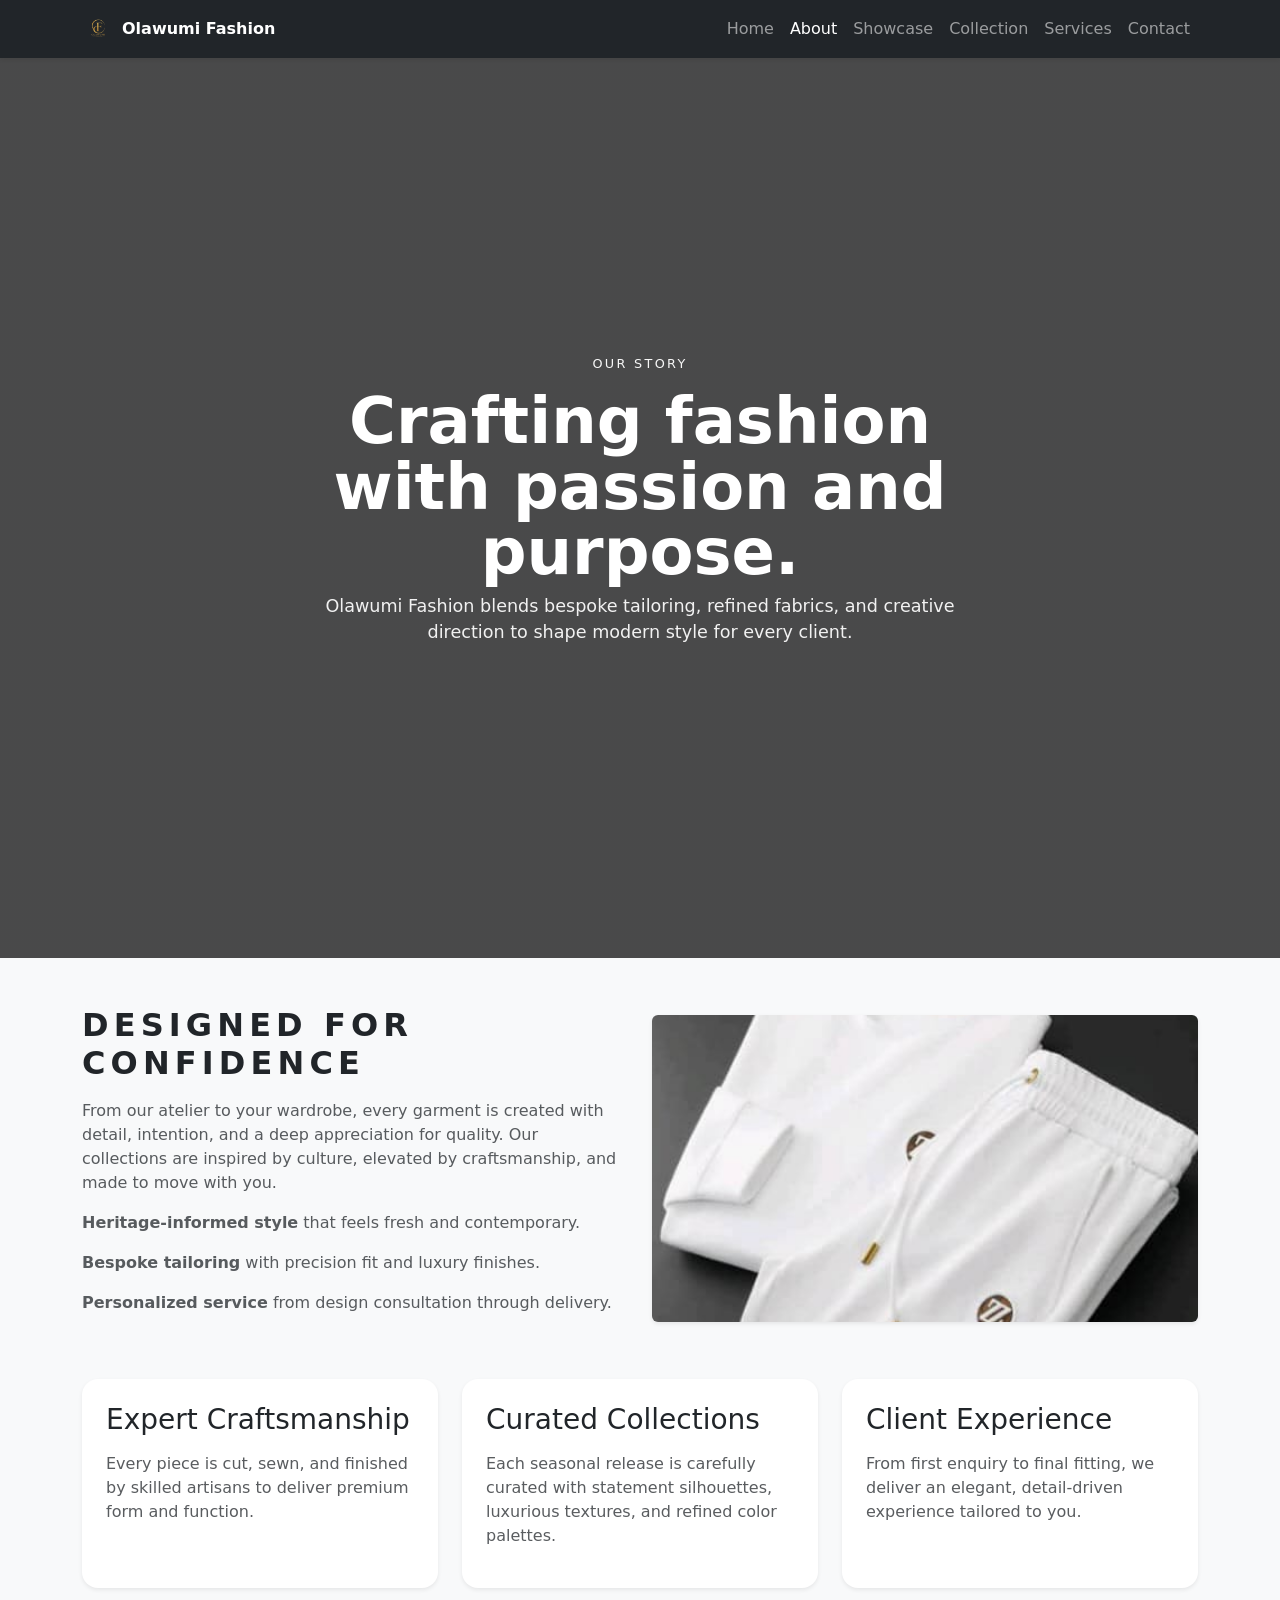
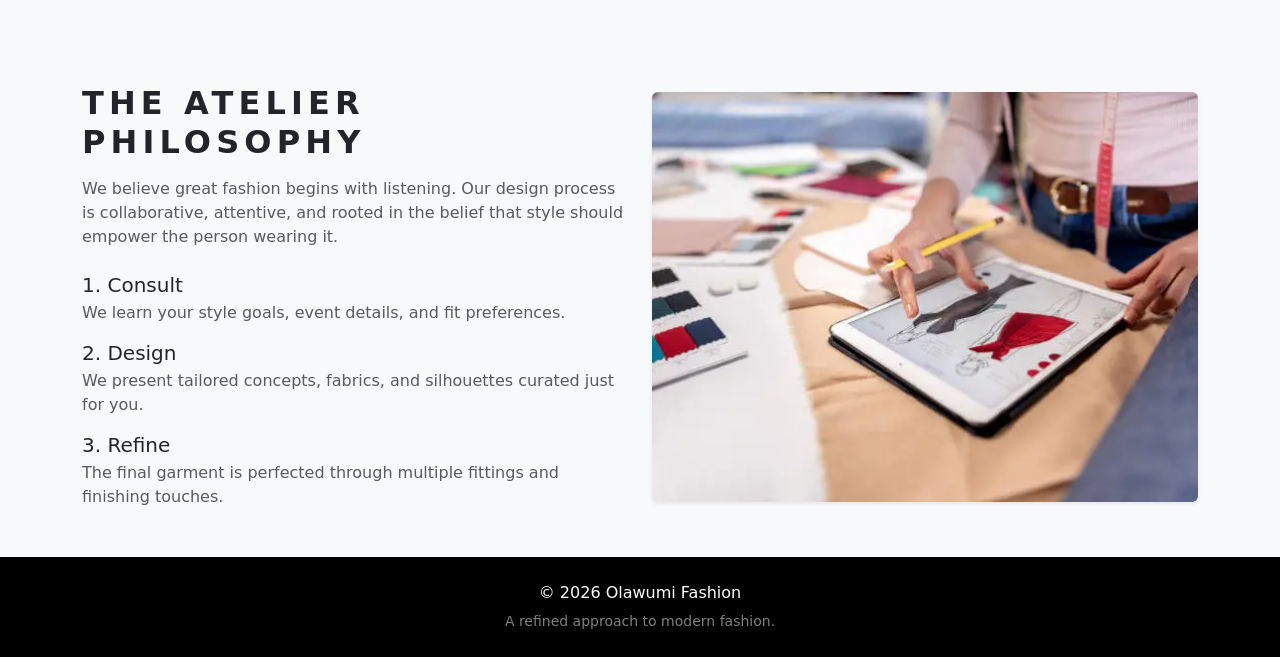
<file: About.html>
<!DOCTYPE html>
<html lang="en">
<head>
  <meta charset="utf-8" />
  <meta name="viewport" content="width=device-width, initial-scale=1" />
  <title>About — Olawumi Fashion</title>
  <link href="https://cdn.jsdelivr.net/npm/bootstrap@5.3.2/dist/css/bootstrap.min.css" rel="stylesheet" />
  <link rel="stylesheet" href="style.css" />
  <link rel="stylesheet" href="About.css" />
</head>
<body>
  <nav class="navbar navbar-expand-lg navbar-dark bg-dark sticky-top shadow-sm">
    <div class="container">
      <a class="navbar-brand d-flex align-items-center fw-bold" href="index.html">
        <img src="Image/Ofrbg.png" alt="Olawumi Fashion logo" class="me-2" />
        <span>Olawumi Fashion</span>
      </a>
      <button class="navbar-toggler" type="button" data-bs-toggle="collapse" data-bs-target="#navbarNav">
        <span class="navbar-toggler-icon"></span>
      </button>
      <div class="collapse navbar-collapse" id="navbarNav">
        <ul class="navbar-nav ms-auto">
          <li class="nav-item"><a class="nav-link" href="index.html#home">Home</a></li>
          <li class="nav-item"><a class="nav-link active" href="About.html">About</a></li>
          <li class="nav-item"><a class="nav-link" href="showcase.html">Showcase</a></li>
          <li class="nav-item"><a class="nav-link" href="collection.html">Collection</a></li>
          <li class="nav-item"><a class="nav-link" href="service.html">Services</a></li>
          <li class="nav-item"><a class="nav-link" href="contact.html">Contact</a></li>
        </ul>
      </div>
    </div>
  </nav>

  <main>
    <section class="hero about-hero d-flex align-items-center">
      <div class="overlay"></div>
      <div class="container text-white hero-content text-center">
        <p class="eyebrow text-uppercase mb-3">Our Story</p>
        <h1 class="display-5 fw-bold">Crafting fashion with passion and purpose.</h1>
        <p class="lead text-white-75">Olawumi Fashion blends bespoke tailoring, refined fabrics, and creative direction to shape modern style for every client.</p>
      </div>
    </section>

    <section class="py-5 bg-light">
      <div class="container">
        <div class="row align-items-center mb-5">
          <div class="col-lg-6">
            <h2 class="section-title">Designed for confidence</h2>
            <p class="text-muted">From our atelier to your wardrobe, every garment is created with detail, intention, and a deep appreciation for quality. Our collections are inspired by culture, elevated by craftsmanship, and made to move with you.</p>
            <ul class="list-unstyled text-muted">
              <li class="mb-3"><strong>Heritage-informed style</strong> that feels fresh and contemporary.</li>
              <li class="mb-3"><strong>Bespoke tailoring</strong> with precision fit and luxury finishes.</li>
              <li class="mb-3"><strong>Personalized service</strong> from design consultation through delivery.</li>
            </ul>
          </div>
          <div class="col-lg-6">
            <div class="ratio ratio-16x9 rounded overflow-hidden shadow-sm">
              <img src="Image/white.jpeg" alt="Boutique fashion studio" class="w-100 h-100 object-fit-cover" />
            </div>
          </div>
        </div>

        <div class="row g-4">
          <div class="col-md-4">
            <div class="story-card p-4 h-100 shadow-sm bg-white rounded-4">
              <h3>Expert Craftsmanship</h3>
              <p class="text-muted">Every piece is cut, sewn, and finished by skilled artisans to deliver premium form and function.</p>
            </div>
          </div>
          <div class="col-md-4">
            <div class="story-card p-4 h-100 shadow-sm bg-white rounded-4">
              <h3>Curated Collections</h3>
              <p class="text-muted">Each seasonal release is carefully curated with statement silhouettes, luxurious textures, and refined color palettes.</p>
            </div>
          </div>
          <div class="col-md-4">
            <div class="story-card p-4 h-100 shadow-sm bg-white rounded-4">
              <h3>Client Experience</h3>
              <p class="text-muted">From first enquiry to final fitting, we deliver an elegant, detail-driven experience tailored to you.</p>
            </div>
          </div>
        </div>
      </div>
    </section>

    <section class="py-5">
      <div class="container">
        <div class="row align-items-center">
          <div class="col-lg-6 order-lg-2 mb-4 mb-lg-0">
            <div class="ratio ratio-4x3 rounded overflow-hidden shadow-sm">
              <img src="Image/istockphoto-1455864808-612x612 (1).webp" alt="Designer working" class="w-100 h-100 object-fit-cover" />
            </div>
          </div>
          <div class="col-lg-6 order-lg-1">
            <h2 class="section-title">The Atelier Philosophy</h2>
            <p class="text-muted">We believe great fashion begins with listening. Our design process is collaborative, attentive, and rooted in the belief that style should empower the person wearing it.</p>
            <div class="mt-4">
              <div class="mb-3">
                <h5 class="mb-1">1. Consult</h5>
                <p class="text-muted mb-0">We learn your style goals, event details, and fit preferences.</p>
              </div>
              <div class="mb-3">
                <h5 class="mb-1">2. Design</h5>
                <p class="text-muted mb-0">We present tailored concepts, fabrics, and silhouettes curated just for you.</p>
              </div>
              <div>
                <h5 class="mb-1">3. Refine</h5>
                <p class="text-muted mb-0">The final garment is perfected through multiple fittings and finishing touches.</p>
              </div>
            </div>
          </div>
        </div>
      </div>
    </section>
  </main>

  <footer class="footer bg-black text-white py-4">
    <div class="container text-center">
      <p class="mb-1">© 2026 Olawumi Fashion</p>
      <small class="text-white-50">A refined approach to modern fashion.</small>
    </div>
  </footer>

  <script src="https://cdn.jsdelivr.net/npm/bootstrap@5.3.2/dist/js/bootstrap.bundle.min.js"></script>
</body>
</html>
</file>
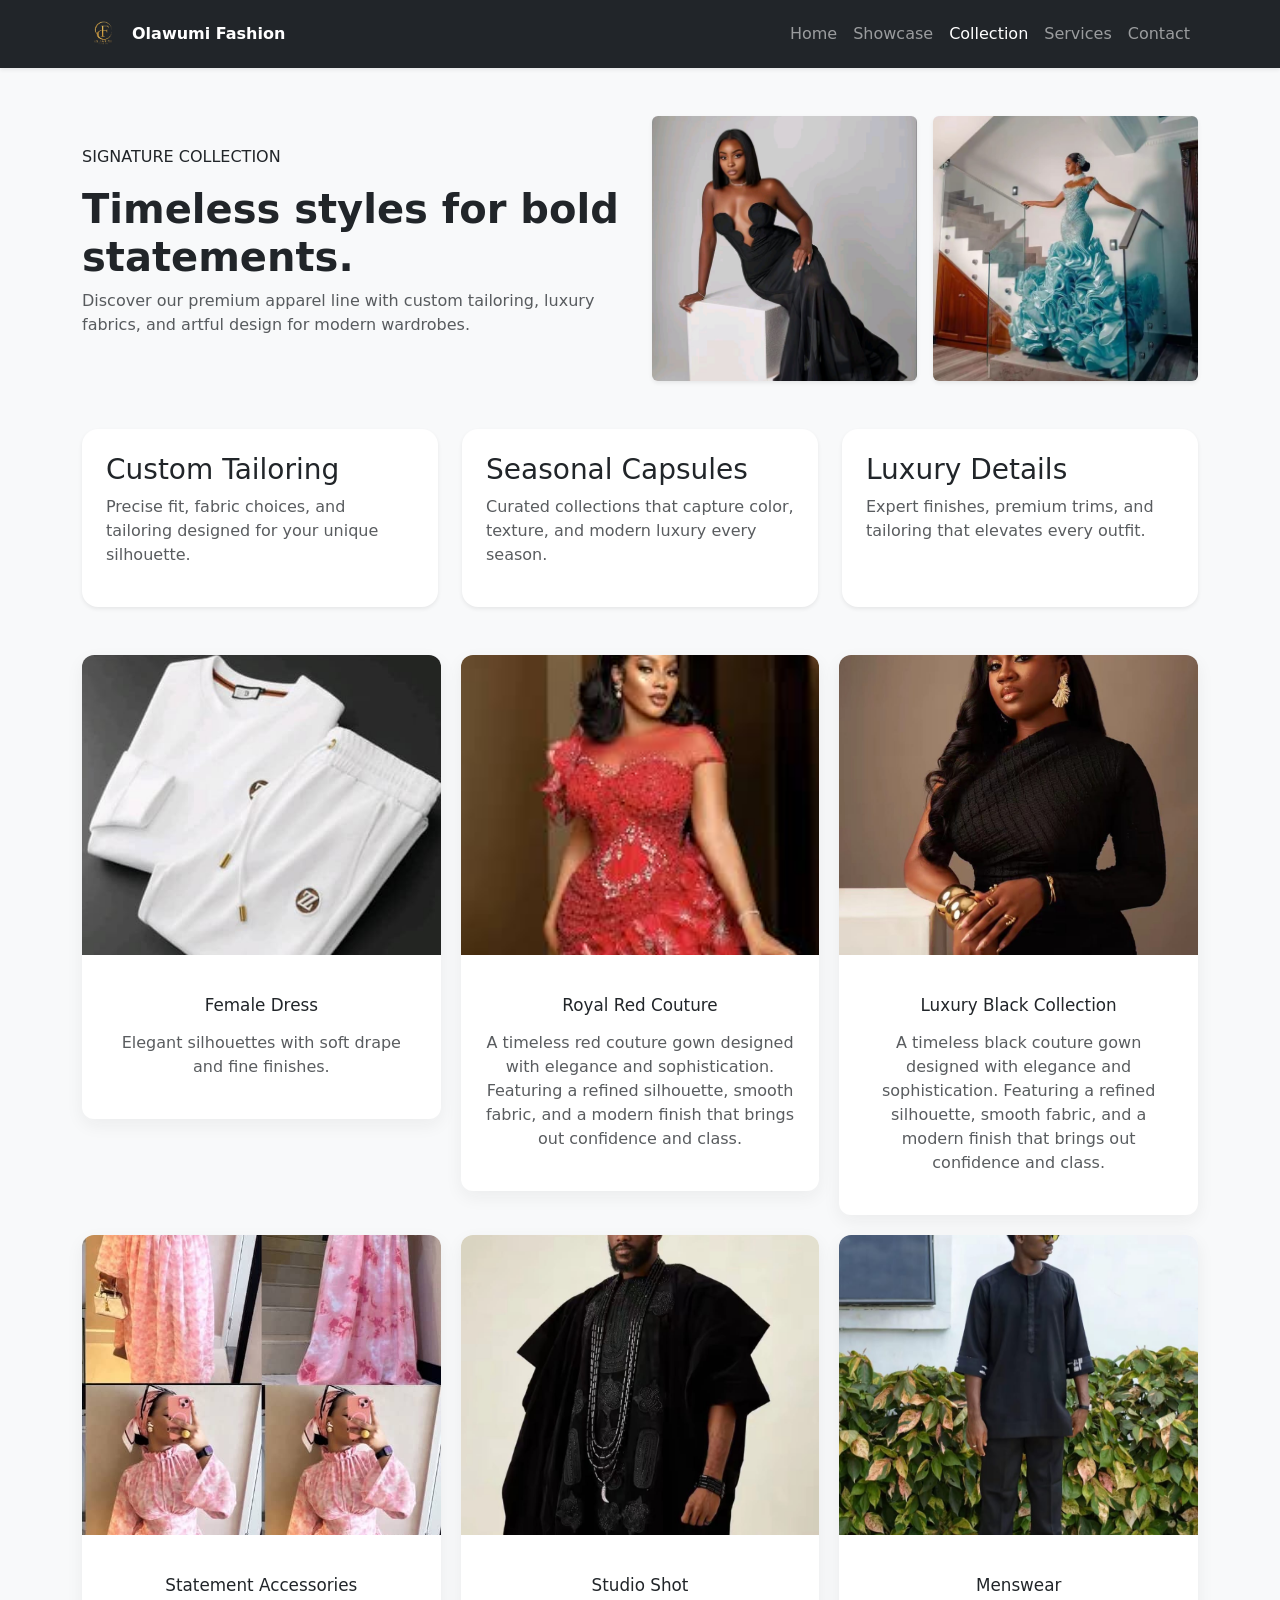
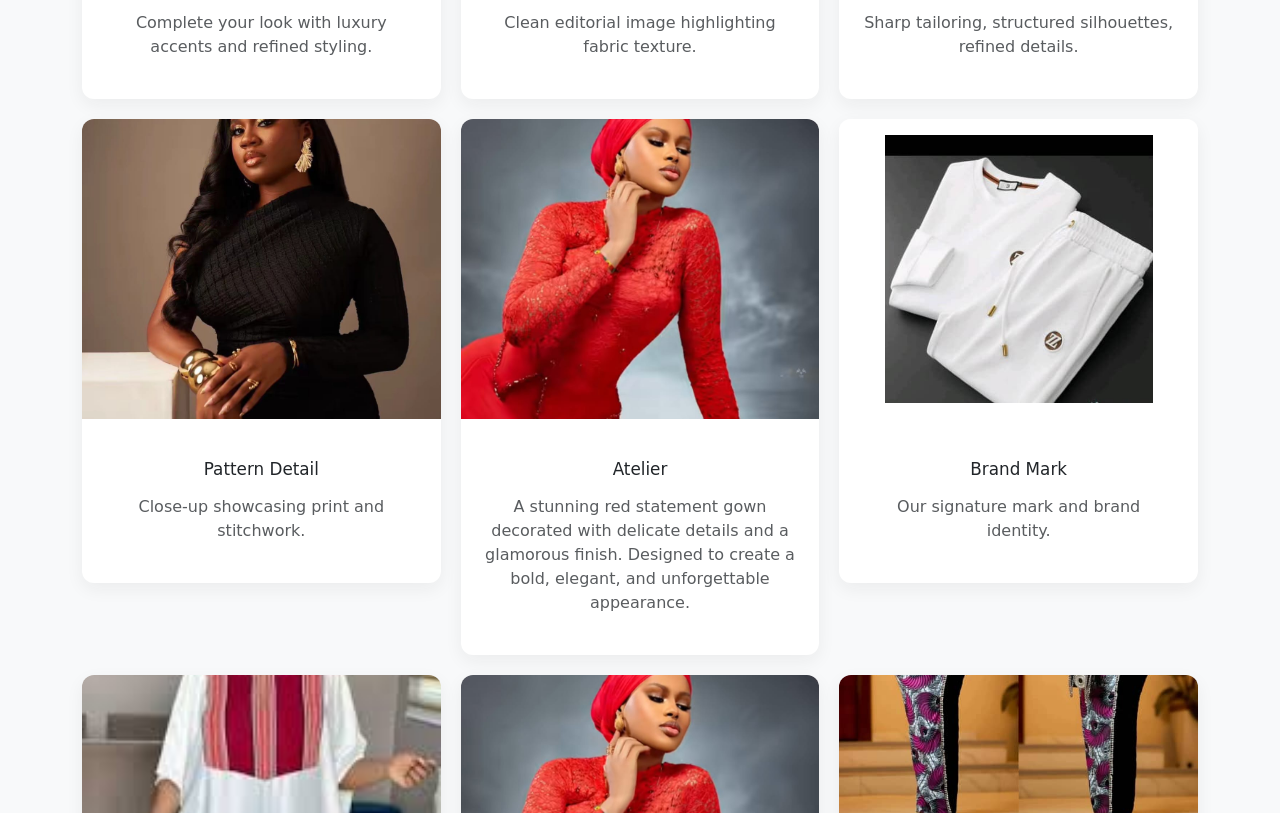
<file: colection.html>
<!DOCTYPE html>
<html lang="en">
<head>
  <meta charset="utf-8" />
  <meta http-equiv="refresh" content="0;url=collection.html" />
  <meta name="viewport" content="width=device-width, initial-scale=1" />
  <title>Redirecting�</title>
</head>
<body>
  <p>Redirecting to <a href="collection.html">Olawumi Fashion Collection</a>. If you are not redirected automatically, click the link.</p>
</body>
</html>
</file>
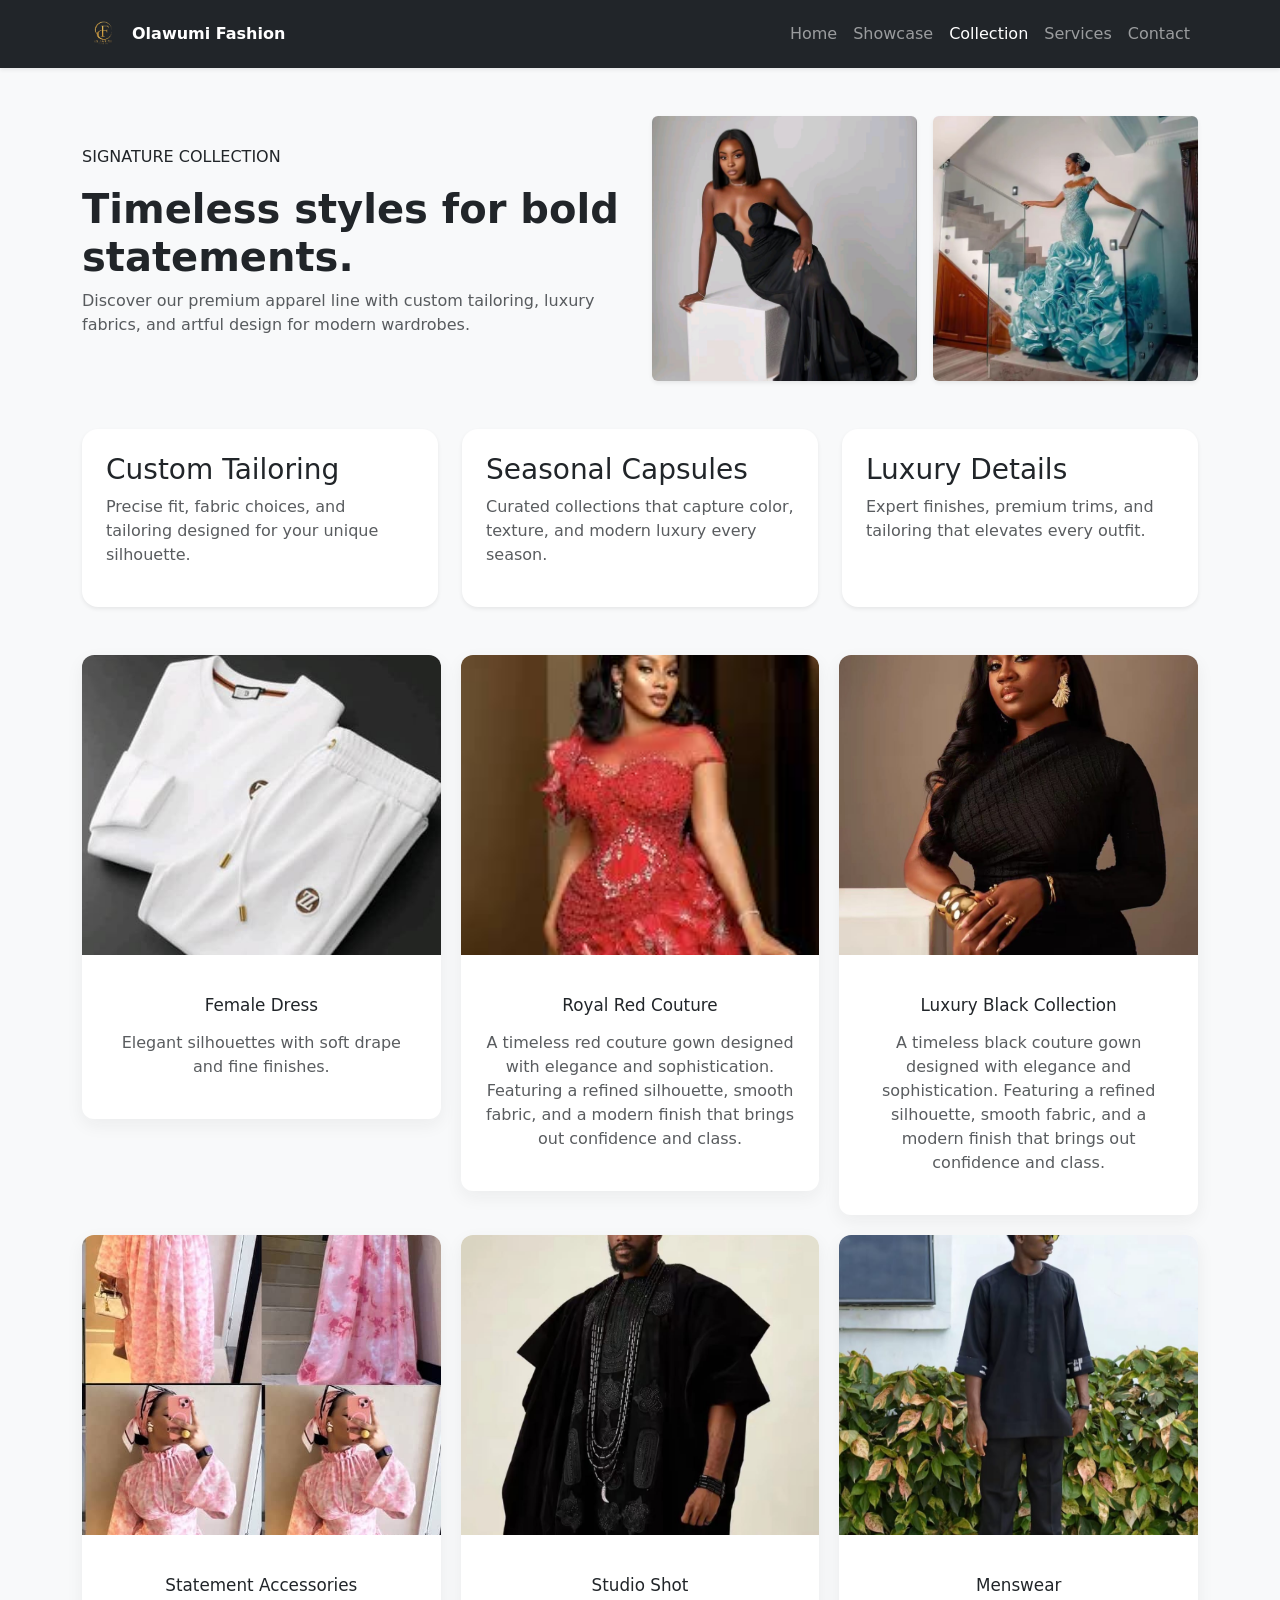
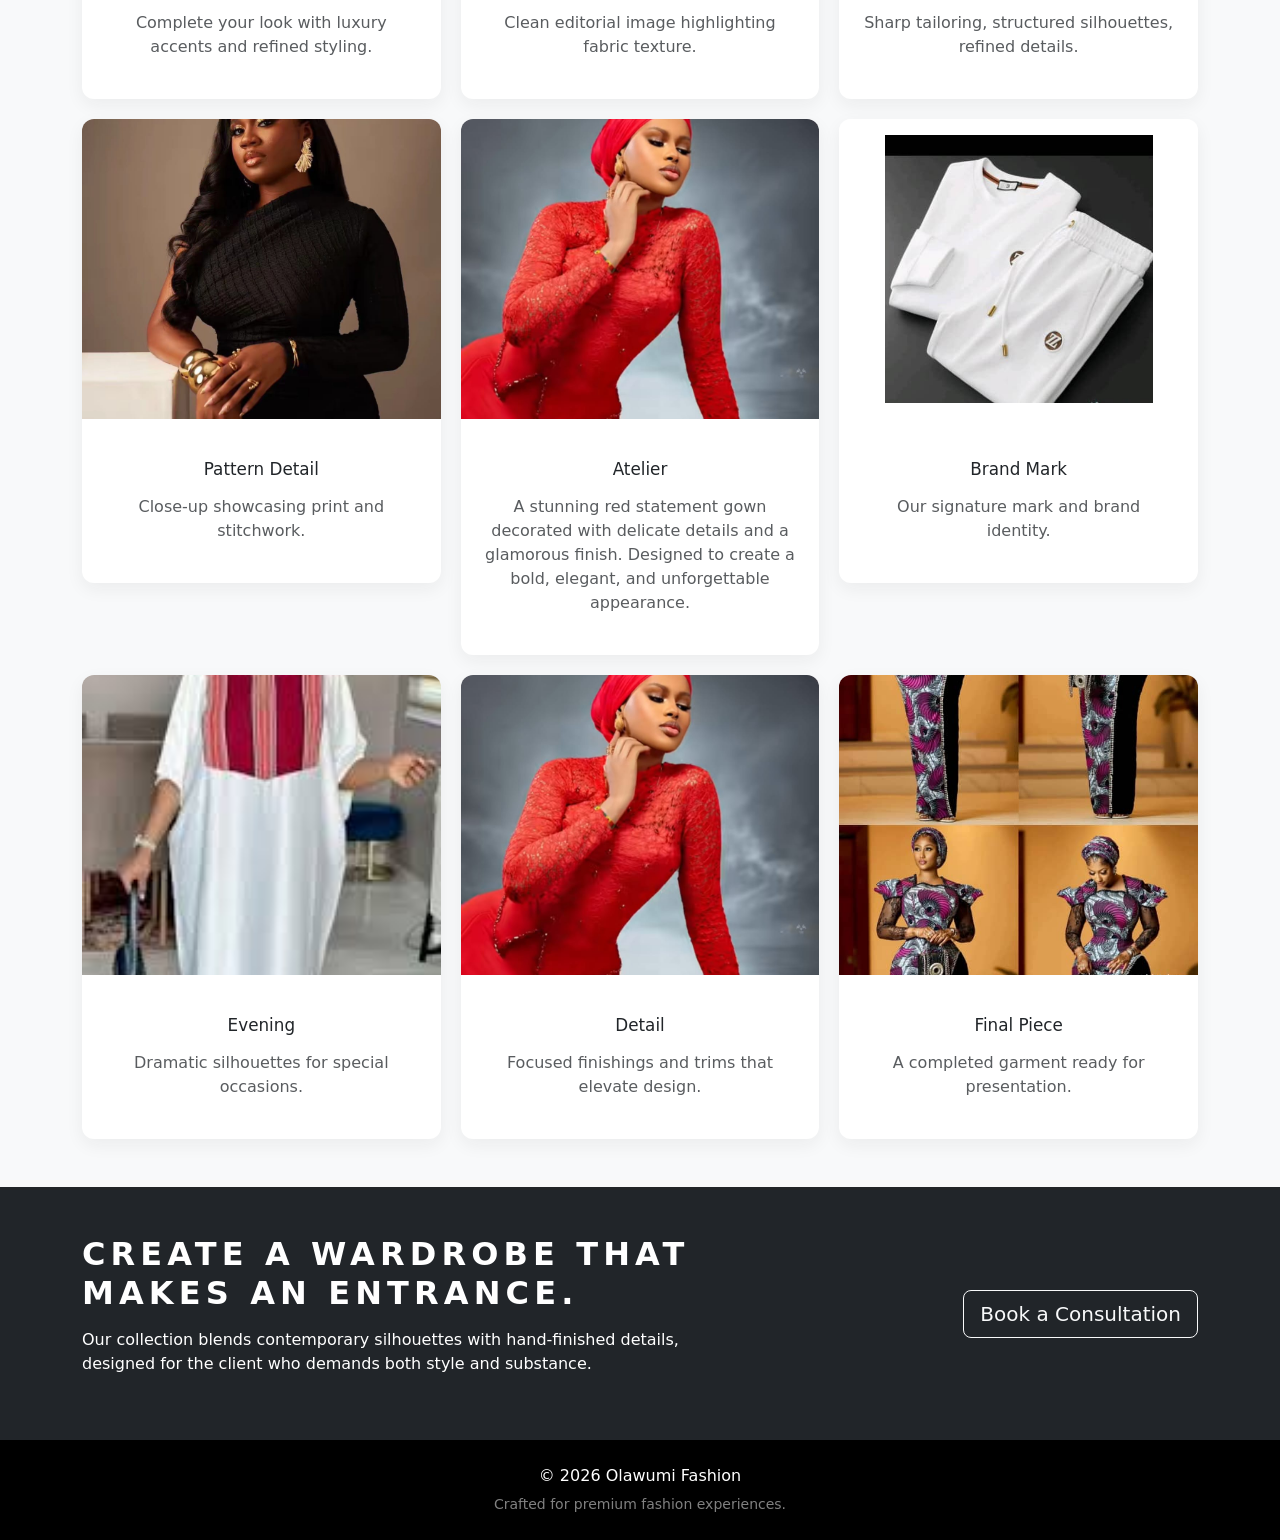
<file: collection.html>
<!DOCTYPE html>
<html lang="en">
<head>
  <meta charset="utf-8" />
  <meta name="viewport" content="width=device-width,initial-scale=1" />
  <title>Collection — Olawumi Fashion</title>
  <link href="https://cdn.jsdelivr.net/npm/bootstrap@5.3.2/dist/css/bootstrap.min.css" rel="stylesheet" />
  <link rel="stylesheet" href="style.css" />
  <link rel="stylesheet" href="collection.css" />
</head>
<body>
  <nav class="navbar navbar-expand-lg navbar-dark bg-dark sticky-top shadow-sm">
    <div class="container">
      <a class="navbar-brand d-flex align-items-center fw-bold" href="index.html">
        <img src="Image/Ofrbg.png" alt="Olawumi Fashion logo" class="me-2" style="height:42px;width:42px;object-fit:contain;" />
        <span>Olawumi Fashion</span>
      </a>
      <button class="navbar-toggler" type="button" data-bs-toggle="collapse" data-bs-target="#navbarNav">
        <span class="navbar-toggler-icon"></span>
      </button>
      <div class="collapse navbar-collapse" id="navbarNav">
        <ul class="navbar-nav ms-auto">
          <li class="nav-item"><a class="nav-link" href="index.html">Home</a></li>
          <li class="nav-item"><a class="nav-link" href="index.html#showcase">Showcase</a></li>
          <li class="nav-item"><a class="nav-link active" href="collection.html">Collection</a></li>
          <li class="nav-item"><a class="nav-link" href="service.html">Services</a></li>
          <li class="nav-item"><a class="nav-link" href="contact.html">Contact</a></li>
        </ul>
      </div>
    </div>
  </nav>

  <main>
    <section class="py-5 bg-light">
      <div class="container">
        <div class="row align-items-center mb-5">
          <div class="col-lg-6">
            <p class="eyebrow text-uppercase mb-3">Signature Collection</p>
            <h1 class="display-6 fw-bold">Timeless styles for bold statements.</h1>
            <p class="text-muted">Discover our premium apparel line with custom tailoring, luxury fabrics, and artful design for modern wardrobes.</p>
          </div>
          <div class="col-lg-6">
            <div class="row g-3">
              <div class="col-6">
                <div class="ratio ratio-1x1 rounded overflow-hidden shadow-sm">
                  <img src="Image/bgown.jpeg" alt="Collection highlight" class="w-100 h-100 object-fit-cover" />
                </div>
              </div>
              <div class="col-6">
                <div class="ratio ratio-1x1 rounded overflow-hidden shadow-sm">
                  <img src="Image/blue growm.jpeg" alt="Collection detail" class="w-100 h-100 object-fit-cover" />
                </div>
              </div>
            </div>
          </div>
        </div>

        <div class="row g-4 mb-5">
          <div class="col-md-4">
            <div class="feature-card p-4 rounded-4 shadow-sm h-100 bg-white">
              <h3>Custom Tailoring</h3>
              <p class="text-muted">Precise fit, fabric choices, and tailoring designed for your unique silhouette.</p>
            </div>
          </div>
          <div class="col-md-4">
            <div class="feature-card p-4 rounded-4 shadow-sm h-100 bg-white">
              <h3>Seasonal Capsules</h3>
              <p class="text-muted">Curated collections that capture color, texture, and modern luxury every season.</p>
            </div>
          </div>
          <div class="col-md-4">
            <div class="feature-card p-4 rounded-4 shadow-sm h-100 bg-white">
              <h3>Luxury Details</h3>
              <p class="text-muted">Expert finishes, premium trims, and tailoring that elevates every outfit.</p>
            </div>
          </div>
        </div>

        <div class="gallery">
          <div class="dress d-flex flex-column">
            <img src="Image/white.jpeg" onerror="this.onerror=null;this.src='https://images.unsplash.com/photo-1595777457583-95e059d581b8?auto=format&fit=crop&w=1000&q=80'" alt="Female Dress" />
            <div class="p-4 text-center mt-auto">
              <h3>Female Dress</h3>
              <p class="text-muted">Elegant silhouettes with soft drape and fine finishes.</p>
            </div>
          </div>

          <div class="dress d-flex flex-column">
            <img src="Image/Gown model.jfif" onerror="this.onerror=null;this.src='https://images.unsplash.com/photo-1566206091558-7f218b696731?auto=format&fit=crop&w=1000&q=80'" alt="Traditional Style" />
            <div class="p-4 text-center mt-auto">
              <h3>Royal Red Couture</h3>
              <p class="text-muted"> A timeless red couture gown designed with elegance and sophistication. Featuring a refined silhouette, smooth fabric, and a modern finish that brings out confidence and class. </p>
            </div>
          </div>

          <div class="dress d-flex flex-column">
            <img src="Image/black.jpeg" onerror="this.onerror=null;this.src='https://images.unsplash.com/photo-1551488831-00ddcb6c6bd3?auto=format&fit=crop&w=1000&q=80'" alt="Luxury Fashion" />
            <div class="p-4 text-center mt-auto">
              <h3>Luxury Black Collection</h3>
              <p class="text-muted">A timeless black couture gown designed with elegance and sophistication. Featuring a refined silhouette, smooth fabric, and a modern finish that brings out confidence and class.</p>
            </div>
          </div>

          <div class="dress d-flex flex-column">
            <img src="Image/pink.jpeg" onerror="this.onerror=null;this.src='https://images.unsplash.com/photo-1590534284484-3d4864e3c47c?auto=format&fit=crop&w=1000&q=80'" alt="Accessories" />
            <div class="p-4 text-center mt-auto">
              <h3>Statement Accessories</h3>
              <p class="text-muted">Complete your look with luxury accents and refined styling.</p>
            </div>
          </div>

          <div class="dress d-flex flex-column">
            <img src="Image/agbada.jpeg" onerror="this.onerror=null;this.src='https://images.unsplash.com/photo-1503341455253-b2e723bb3dbb?auto=format&fit=crop&w=1000&q=80'" alt="Studio Shot" />
            <div class="p-4 text-center mt-auto">
              <h3>Studio Shot</h3>
              <p class="text-muted">Clean editorial image highlighting fabric texture.</p>
            </div>
          </div>

          <div class="dress d-flex flex-column">
            <img src="Image/mcloth.jpeg" onerror="this.onerror=null;this.src='https://images.unsplash.com/photo-1524504388940-b1c1722653e1?auto=format&fit=crop&w=1000&q=80'" alt="Menswear" />
            <div class="p-4 text-center mt-auto">
              <h3>Menswear</h3>
              <p class="text-muted">Sharp tailoring, structured silhouettes, refined details.</p>
            </div>
          </div>

          <div class="dress d-flex flex-column">
            <img src="Image/black.jpeg" onerror="this.onerror=null;this.src='https://images.unsplash.com/photo-1496747611176-843222e1e57c?auto=format&fit=crop&w=1000&q=80'" alt="Pattern Detail" />
            <div class="p-4 text-center mt-auto">
              <h3>Pattern Detail</h3>
              <p class="text-muted">Close-up showcasing print and stitchwork.</p>
            </div>
          </div>

          <div class="dress d-flex flex-column">
            <img src="Image/red.jpeg" onerror="this.onerror=null;this.src='https://images.unsplash.com/photo-1541099649105-f69ad21f3246?auto=format&fit=crop&w=1000&q=80'" alt="Atelier" />
            <div class="p-4 text-center mt-auto">
              <h3>Atelier</h3>
              <p class="text-muted">A stunning red statement gown decorated with delicate details and a glamorous finish. Designed to create a bold, elegant, and unforgettable appearance.</p>
            </div>
          </div>

          <div class="dress">
              <img src="Image/white.jpeg" alt="Olawumi Logo" style="height:300px;object-fit:contain;background:#fff;padding:1rem;" />
            <div class="p-4 text-center">
              <h3>Brand Mark</h3>
              <p class="text-muted">Our signature mark and brand identity.</p>
            </div>
          </div>

          <div class="dress d-flex flex-column">
            <img src="Image/images.jfif" onerror="this.onerror=null;this.src='https://images.unsplash.com/photo-1503342217505-b0a15ec3261c?auto=format&fit=crop&w=1000&q=80'" alt="Evening" />
            <div class="p-4 text-center mt-auto">
              <h3>Evening</h3>
              <p class="text-muted">Dramatic silhouettes for special occasions.</p>
            </div>
          </div>

          <div class="dress d-flex flex-column">
            <img src="Image/red.jpeg" onerror="this.onerror=null;this.src='https://images.unsplash.com/photo-1594938298603-c8148c4dae35?auto=format&fit=crop&w=1000&q=80'" alt="Detail" />
            <div class="p-4 text-center mt-auto">
              <h3>Detail</h3>
              <p class="text-muted">Focused finishings and trims that elevate design.</p>
            </div>
          </div>

          <div class="dress d-flex flex-column">
            <img src="Image/ankara gown.jpeg" onerror="this.onerror=null;this.src='https://images.unsplash.com/photo-1529483343007-6935e90fce85?auto=format&fit=crop&w=1000&q=80'" alt="Final Piece" />
            <div class="p-4 text-center mt-auto">
              <h3>Final Piece</h3>
              <p class="text-muted">A completed garment ready for presentation.</p>
            </div>
          </div>
        </div>
      </div>
    </section>

    <section class="py-5 bg-dark text-white">
      <div class="container">
        <div class="row align-items-center">
          <div class="col-lg-7">
            <h2 class="section-title text-white">Create a wardrobe that makes an entrance.</h2>
            <p class="text-white-75">Our collection blends contemporary silhouettes with hand-finished details, designed for the client who demands both style and substance.</p>
          </div>
          <div class="col-lg-5 text-lg-end">
            <a href="contact.html" class="btn btn-outline-light btn-lg">Book a Consultation</a>
          </div>
        </div>
      </div>
    </section>
  </main>

  <footer class="footer bg-black text-white py-4">
    <div class="container text-center">
      <p class="mb-1">© 2026 Olawumi Fashion</p>
      <small class="text-white-50">Crafted for premium fashion experiences.</small>
    </div>
  </footer>

  <script src="https://cdn.jsdelivr.net/npm/bootstrap@5.3.2/dist/js/bootstrap.bundle.min.js"></script>
</body>
</html>
</file>
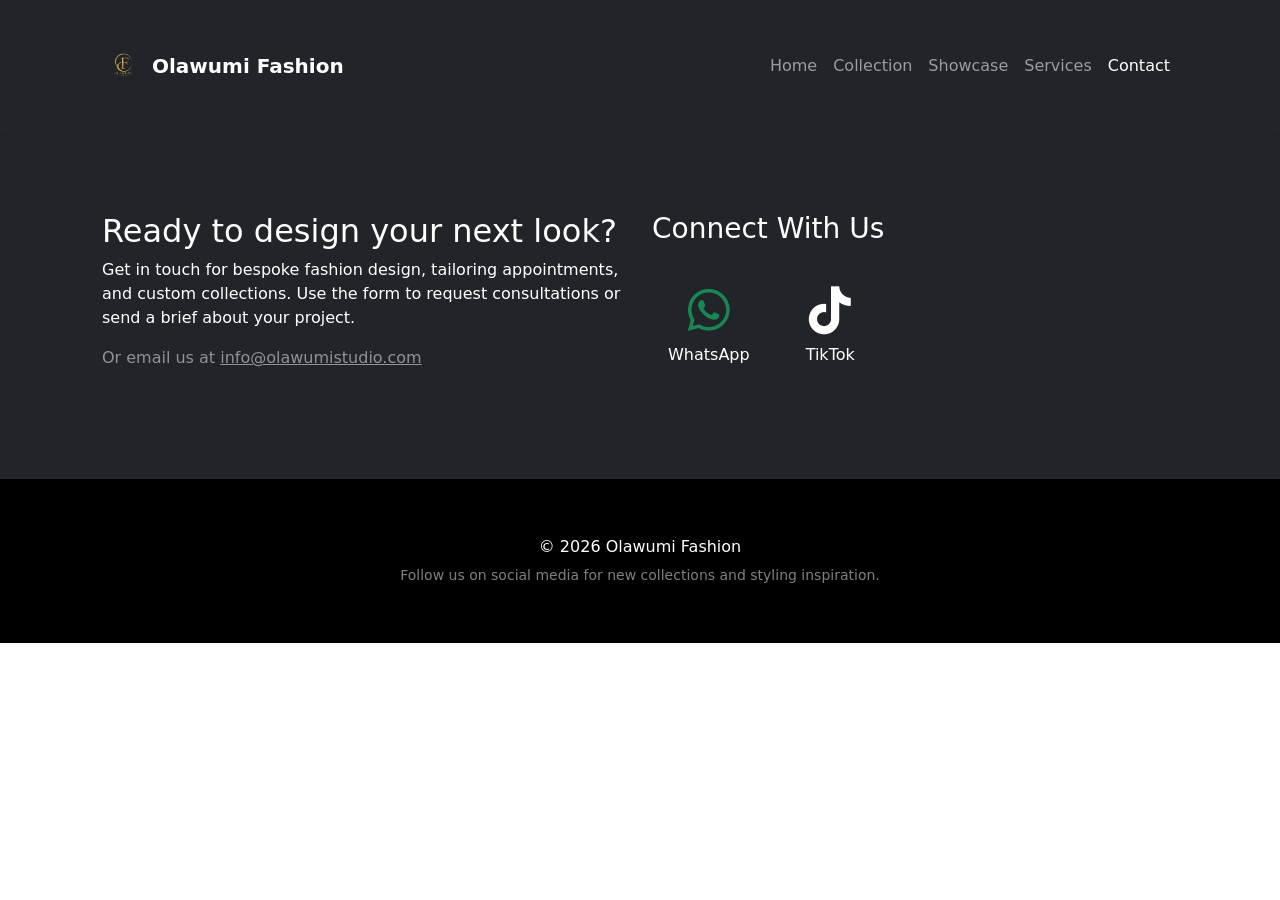
<file: contact.html>
<!DOCTYPE html>
<html lang="en">
<head>
  <meta charset="utf-8" />
  <meta name="viewport" content="width=device-width,initial-scale=1" />
  <title>Contact — Olawumi Fashion</title>
  <link href="https://cdn.jsdelivr.net/npm/bootstrap@5.3.2/dist/css/bootstrap.min.css" rel="stylesheet" />
  <!-- <link rel="stylesheet" href="style.css" />
  <link rel="stylesheet" href="collection.css" /> -->
  <link rel="stylesheet" href="contact.css" />
  <link rel="stylesheet" href="https://cdnjs.cloudflare.com/ajax/libs/font-awesome/6.4.0/css/all.min.css" />
</head>
<body>
  <nav class="navbar navbar-expand-lg navbar-dark bg-dark sticky-top shadow-sm">
    <div class="container">
      <a class="navbar-brand d-flex align-items-center fw-bold" href="index.html">
        <img src="Image/Ofrbg.png" alt="Olawumi Fashion logo" class="me-2" style="height:42px;width:42px;object-fit:contain;">
        <span>Olawumi Fashion</span>
      </a>
      <button class="navbar-toggler" type="button" data-bs-toggle="collapse" data-bs-target="#navbarNav">
        <span class="navbar-toggler-icon"></span>
      </button>
      <div class="collapse navbar-collapse" id="navbarNav">
        <ul class="navbar-nav ms-auto">
          <li class="nav-item"><a class="nav-link" href="index.html#home">Home</a></li>
          <li class="nav-item"><a class="nav-link" href="index.html#collection">Collection</a></li>
          <li class="nav-item"><a class="nav-link" href="index.html#showcase">Showcase</a></li>
          <li class="nav-item"><a class="nav-link" href="index.html#services">Services</a></li>
          <li class="nav-item"><a class="nav-link active" href="contact.html">Contact</a></li>
        </ul>
      </div>
    </div>
  </nav>

  <main class="py-5 bg-dark text-white">
    <div class="container">
      <div class="row g-4">
        <div class="col-lg-6">
          <h2 class="section-title text-white">Ready to design your next look?</h2>
          <p class="text-white-75">Get in touch for bespoke fashion design, tailoring appointments, and custom collections. Use the form to request consultations or send a brief about your project.</p>
          <p class="text-white-50">Or email us at <a href="mailto:sekinatdauda060@gmail.com" class="text-white-50">info@olawumistudio.com</a></p>
        </div>

        <div class="col-lg-6 d-flex flex-column justify-content-center">
          <h3 class="mb-4">Connect With Us</h3>
          <div class="d-flex gap-4">
            <a href="https://wa.me/2348162009570" target="_blank" rel="noopener noreferrer" class="social-link">
              <i class="fab fa-whatsapp fa-3x text-success"></i>
              <p class="mt-2">WhatsApp</p>
            </a>
            <a href="https://www.tiktok.com/@dauda.sekinat2" target="_blank" rel="noopener noreferrer" class="social-link">
              <i class="fab fa-tiktok fa-3x text-white"></i>
              <p class="mt-2">TikTok</p>
            </a>
          </div>
        </div>

      </div>
    </div>
  </main>

  <footer class="footer bg-black text-white py-4">
    <div class="container text-center">
      <p class="mb-1">© 2026 Olawumi Fashion</p>
      <small class="text-white-50">Follow us on social media for new collections and styling inspiration.</small>
    </div>
  </footer>

  <script src="https://cdn.jsdelivr.net/npm/bootstrap@5.3.2/dist/js/bootstrap.bundle.min.js"></script>
  <script src="script.js"></script>
</body>
</html>
</file>
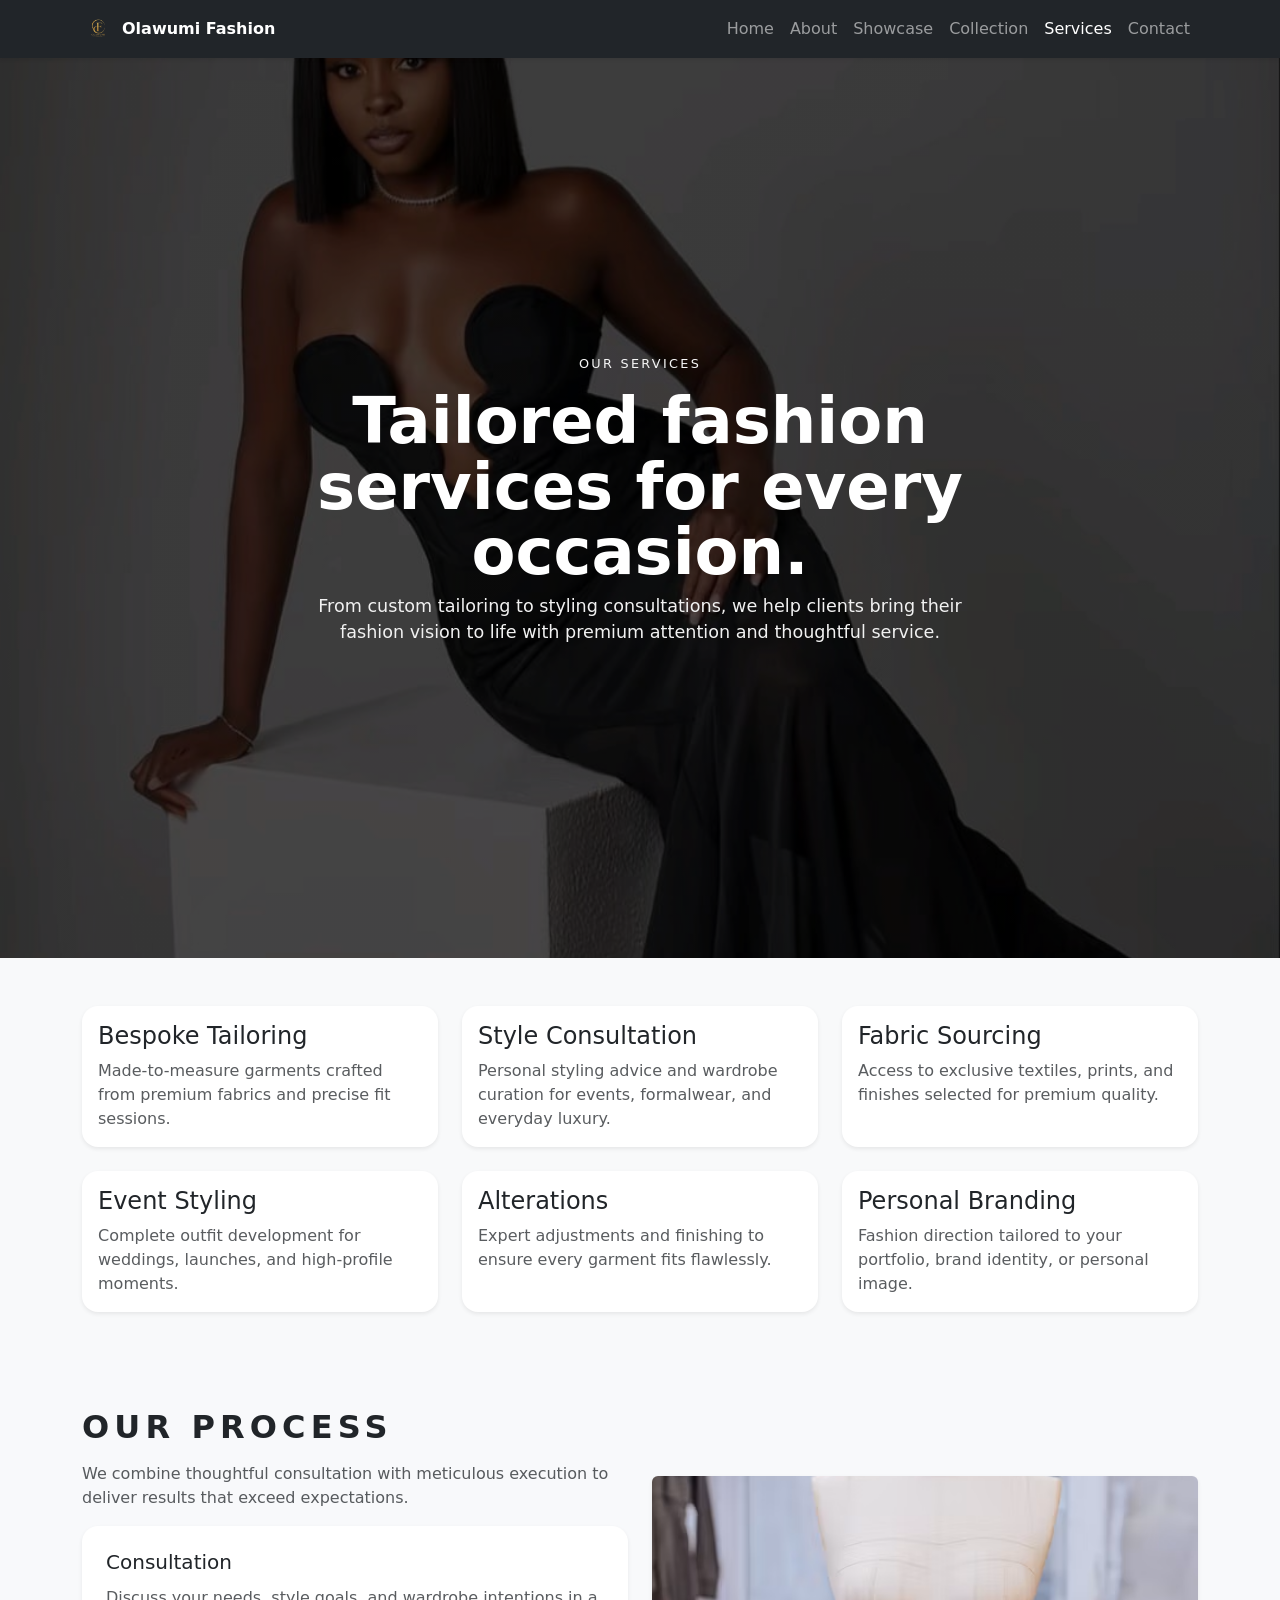
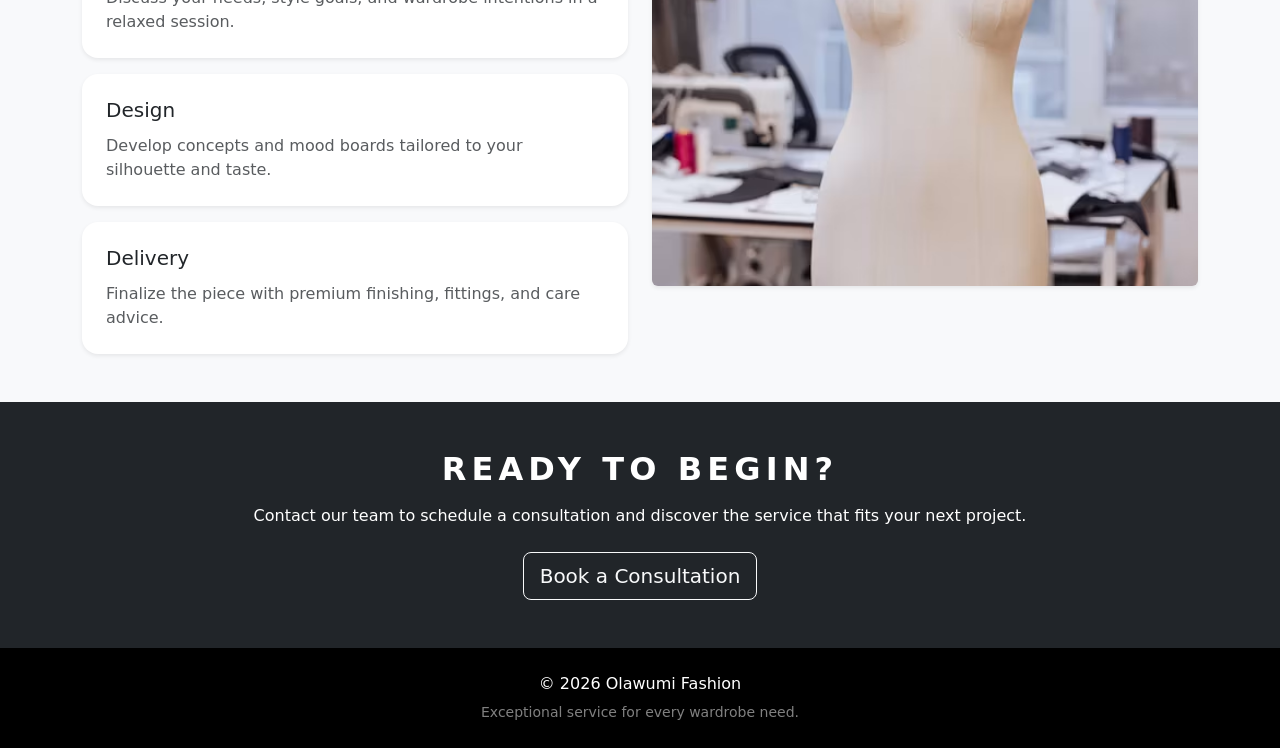
<file: service.html>
<!DOCTYPE html>
<html lang="en">
<head>
  <meta charset="utf-8" />
  <meta name="viewport" content="width=device-width, initial-scale=1" />
  <title>Services — Olawumi Fashion</title>
  <link href="https://cdn.jsdelivr.net/npm/bootstrap@5.3.2/dist/css/bootstrap.min.css" rel="stylesheet" />
  <link rel="stylesheet" href="style.css" />
  <link rel="stylesheet" href="service.css" />
</head>
<body>
  <nav class="navbar navbar-expand-lg navbar-dark bg-dark sticky-top shadow-sm">
    <div class="container">
      <a class="navbar-brand d-flex align-items-center fw-bold" href="index.html">
        <img src="Image/Ofrbg.png" alt="Olawumi Fashion logo" class="me-2" />
        <span>Olawumi Fashion</span>
      </a>
      <button class="navbar-toggler" type="button" data-bs-toggle="collapse" data-bs-target="#navbarNav">
        <span class="navbar-toggler-icon"></span>
      </button>
      <div class="collapse navbar-collapse" id="navbarNav">
        <ul class="navbar-nav ms-auto">
          <li class="nav-item"><a class="nav-link" href="index.html#home">Home</a></li>
          <li class="nav-item"><a class="nav-link" href="About.html">About</a></li>
          <li class="nav-item"><a class="nav-link" href="showcase.html">Showcase</a></li>
          <li class="nav-item"><a class="nav-link" href="collection.html">Collection</a></li>
          <li class="nav-item"><a class="nav-link active" href="service.html">Services</a></li>
          <li class="nav-item"><a class="nav-link" href="contact.html">Contact</a></li>
        </ul>
      </div>
    </div>
  </nav>

  <main>
    <section class="hero service-hero d-flex align-items-center">
      <div class="overlay"></div>
      <div class="container text-white hero-content text-center">
        <p class="eyebrow text-uppercase mb-3">Our Services</p>
        <h1 class="display-5 fw-bold">Tailored fashion services for every occasion.</h1>
        <p class="lead text-white-75">From custom tailoring to styling consultations, we help clients bring their fashion vision to life with premium attention and thoughtful service.</p>
      </div>
    </section>

    <section class="py-5 bg-light">
      <div class="container">
        <div class="row g-4">
          <div class="col-md-6 col-lg-4">
            <div class="card h-100 shadow-sm border-0 rounded-4">
              <div class="card-body">
                <h4 class="card-title">Bespoke Tailoring</h4>
                <p class="card-text text-muted">Made-to-measure garments crafted from premium fabrics and precise fit sessions.</p>
              </div>
            </div>
          </div>
          <div class="col-md-6 col-lg-4">
            <div class="card h-100 shadow-sm border-0 rounded-4">
              <div class="card-body">
                <h4 class="card-title">Style Consultation</h4>
                <p class="card-text text-muted">Personal styling advice and wardrobe curation for events, formalwear, and everyday luxury.</p>
              </div>
            </div>
          </div>
          <div class="col-md-6 col-lg-4">
            <div class="card h-100 shadow-sm border-0 rounded-4">
              <div class="card-body">
                <h4 class="card-title">Fabric Sourcing</h4>
                <p class="card-text text-muted">Access to exclusive textiles, prints, and finishes selected for premium quality.</p>
              </div>
            </div>
          </div>
          <div class="col-md-6 col-lg-4">
            <div class="card h-100 shadow-sm border-0 rounded-4">
              <div class="card-body">
                <h4 class="card-title">Event Styling</h4>
                <p class="card-text text-muted">Complete outfit development for weddings, launches, and high-profile moments.</p>
              </div>
            </div>
          </div>
          <div class="col-md-6 col-lg-4">
            <div class="card h-100 shadow-sm border-0 rounded-4">
              <div class="card-body">
                <h4 class="card-title">Alterations</h4>
                <p class="card-text text-muted">Expert adjustments and finishing to ensure every garment fits flawlessly.</p>
              </div>
            </div>
          </div>
          <div class="col-md-6 col-lg-4">
            <div class="card h-100 shadow-sm border-0 rounded-4">
              <div class="card-body">
                <h4 class="card-title">Personal Branding</h4>
                <p class="card-text text-muted">Fashion direction tailored to your portfolio, brand identity, or personal image.</p>
              </div>
            </div>
          </div>
        </div>
      </div>
    </section>

    <section class="py-5">
      <div class="container">
        <div class="row align-items-center">
          <div class="col-lg-6 mb-4 mb-lg-0">
            <h2 class="section-title">Our Process</h2>
            <p class="text-muted">We combine thoughtful consultation with meticulous execution to deliver results that exceed expectations.</p>
            <div class="service-step p-4 rounded-4 shadow-sm bg-white mb-3">
              <h5>Consultation</h5>
              <p class="mb-0 text-muted">Discuss your needs, style goals, and wardrobe intentions in a relaxed session.</p>
            </div>
            <div class="service-step p-4 rounded-4 shadow-sm bg-white mb-3">
              <h5>Design</h5>
              <p class="mb-0 text-muted">Develop concepts and mood boards tailored to your silhouette and taste.</p>
            </div>
            <div class="service-step p-4 rounded-4 shadow-sm bg-white">
              <h5>Delivery</h5>
              <p class="mb-0 text-muted">Finalize the piece with premium finishing, fittings, and care advice.</p>
            </div>
          </div>
          <div class="col-lg-6">
            <div class="ratio ratio-4x3 rounded overflow-hidden shadow-sm">
              <img src="Image/fashion service.avif" alt="Fashion services" class="w-100 h-100 object-fit-cover" />
            </div>
          </div>
        </div>
      </div>
    </section>

    <section class="py-5 bg-dark text-white text-center">
      <div class="container">
        <h2 class="section-title text-white">Ready to begin?</h2>
        <p class="text-white-75 mb-4">Contact our team to schedule a consultation and discover the service that fits your next project.</p>
        <a href="contact.html" class="btn btn-outline-light btn-lg">Book a Consultation</a>
      </div>
    </section>
  </main>

  <footer class="footer bg-black text-white py-4">
    <div class="container text-center">
      <p class="mb-1">© 2026 Olawumi Fashion</p>
      <small class="text-white-50">Exceptional service for every wardrobe need.</small>
    </div>
  </footer>

  <script src="https://cdn.jsdelivr.net/npm/bootstrap@5.3.2/dist/js/bootstrap.bundle.min.js"></script>
</body>
</html>
</file>
<file: style.css>
body {
    margin: 0;
    font-family: "Inter", system-ui, -apple-system, BlinkMacSystemFont, "Segoe UI", sans-serif;
    background: #f8f9fb;
    color: #212529;
}

/* Navbar brand logo sizing */
.navbar-brand img {
    height: 32px;
    width: 32px;
    object-fit: contain;
}

.navbar-brand span {
    font-size: 1rem;
}

.hero {
    min-height: 100vh;
    position: relative;
    display: flex;
    align-items: center;
    background-image: linear-gradient(rgba(0, 0, 0, 0.55), rgba(0, 0, 0, 0.55)), url("https://images.unsplash.com/photo-1496747611176-843222e1e57c?auto=format&fit=crop&w=1600&q=80");
    background-size: cover;
    background-position: center;
}

.overlay {
    position: absolute;
    inset: 0;
    background: rgba(0, 0, 0, 0.35);
}

.hero-content {
    position: relative;
    z-index: 2;
    max-width: 700px;
    margin: 0 auto;
}

.hero .eyebrow {
    color: #f7f7f7;
    letter-spacing: 0.18em;
    font-size: 0.8rem;
}

.hero h1 {
    font-size: clamp(2.75rem, 5vw, 4.5rem);
    font-weight: 700;
    line-height: 1.02;
}

.hero p {
    font-size: 1.1rem;
    color: #f1f1f1;
}

.section-title {
    letter-spacing: 0.16em;
    text-transform: uppercase;
    font-weight: 700;
    margin-bottom: 1rem;
}

.card-img-top {
    height: 280px;
    object-fit: cover;
}

.card {
    border-radius: 1rem;
}

footer {
    background: #111111;
}

footer p,
footer small {
    margin: 0;
}

@media (max-width: 992px) {
    .card-img-top {
        height: 240px;
    }
}

@media (max-width: 768px) {
    .hero {
        min-height: 80vh;
    }
    .card-img-top {
        height: 220px;
    }
}

@media (max-width: 576px) {
    .hero {
        min-height: 70vh;
    }
    .hero h1 {
        font-size: 2.5rem;
    }
    .hero p {
        font-size: 1rem;
    }
}
</file>
<file: About.css>
.about-hero {
  background-image: linear-gradient(rgba(0,0,0,0.55), rgba(0,0,0,0.55)), url("https://images.unsplash.com/photo-1521572163474-6864f9cf17ab?auto=format&fit=crop&w=1600&q=80");
}
.story-card h3 {
  margin-bottom: 1rem;
}
</file>
<file: collection.css>
/* Collection, Showcase, and Services styles */

/* Gallery grid for collection */
.gallery {
  display: grid;
  grid-template-columns: repeat(3, 1fr);
  gap: 1.25rem;
  align-items: start;
}

.dress {
  background: #fff;
  border-radius: 0.75rem;
  overflow: hidden;
  box-shadow: 0 6px 18px rgba(33, 37, 41, 0.06);
  transition: transform 220ms ease, box-shadow 220ms ease;
}

.dress:hover {
  transform: translateY(-6px);
  box-shadow: 0 12px 30px rgba(33, 37, 41, 0.12);
}

.dress img {
  width: 100%;
  height: 300px;
  object-fit: cover;
  display: block;
}

.dress h3 {
  margin: 0;
  padding: 1rem;
  font-size: 1.05rem;
  text-align: center;
}

/* Showcase carousel caption tweaks */
.carousel-caption {
  background: linear-gradient(180deg, rgba(0,0,0,0.35), rgba(0,0,0,0.6));
  padding: 1rem 1.25rem;
  border-radius: 0.375rem;
}

.carousel-caption h5 {
  color: #fff;
  font-weight: 700;
}

.carousel-caption p {
  color: rgba(255,255,255,0.9);
}

/* Services cards */
#services .card {
  border: none;
  background: linear-gradient(180deg,#fff,#fbfbfb);
  padding: 1.25rem;
  transition: transform 220ms ease, box-shadow 220ms ease;
}

#services .card:hover {
  transform: translateY(-6px);
  box-shadow: 0 12px 30px rgba(33,37,41,0.08);
}

#services h4 {
  margin-bottom: 0.75rem;
}

/* Responsive adjustments */
@media (max-width: 992px) {
  .gallery { grid-template-columns: repeat(2, 1fr); }
  .dress img { height: 240px; }
}

@media (max-width: 576px) {
  .gallery { grid-template-columns: 1fr; }
  .dress img { height: 180px; }
  .carousel-caption { display: none; }
  .hero h1 { font-size: 2.1rem; }
}
</file>
<file: contact.css>
*{
  margin: 0;
  padding: 0;
  box-sizing: border-box;
}
/* Styles specific to the Contact section */
#contact .card {
  border-radius: 0.75rem;
}
.container{
  /* max-width: 100px; */
  /* max-height: 1000px; */
  padding: 2rem;
  margin: 0 auto;
}

#contact .form-label {
  font-weight: 600;
}

#contact .form-control:focus {
  box-shadow: 0 0 0 0.15rem rgba(212,163,115,0.2);
  border-color: #d4a373;
}

#contact .btn-primary {
  background: linear-gradient(90deg,#d4a373,#ab7b4a);
  border: none;
}

#formAlert {
  transition: all 0.25s ease;
}

@media (max-width: 576px) {
  #contact .card { padding: 1rem; }
}

/* Social media links styling */
.social-link {
  text-decoration: none;
  color: white;
  text-align: center;
  transition: all 0.3s ease;
  display: inline-block;
  padding: 1rem;
  border-radius: 0.75rem;
}

.social-link:hover {
  transform: translateY(-5px);
  color: #d4a373;
}

.social-link i {
  transition: all 0.3s ease;
}

.social-link:hover i {
  filter: drop-shadow(0 0 8px rgba(212, 163, 115, 0.5));
}
</file>
<file: service.css>
.service-hero {
  background-image: linear-gradient(rgba(0,0,0,0.55), rgba(0,0,0,0.55)), url("Image/bgown.jpeg");
}
.service-step h5 {
  margin-bottom: 0.75rem;
}
</file>
